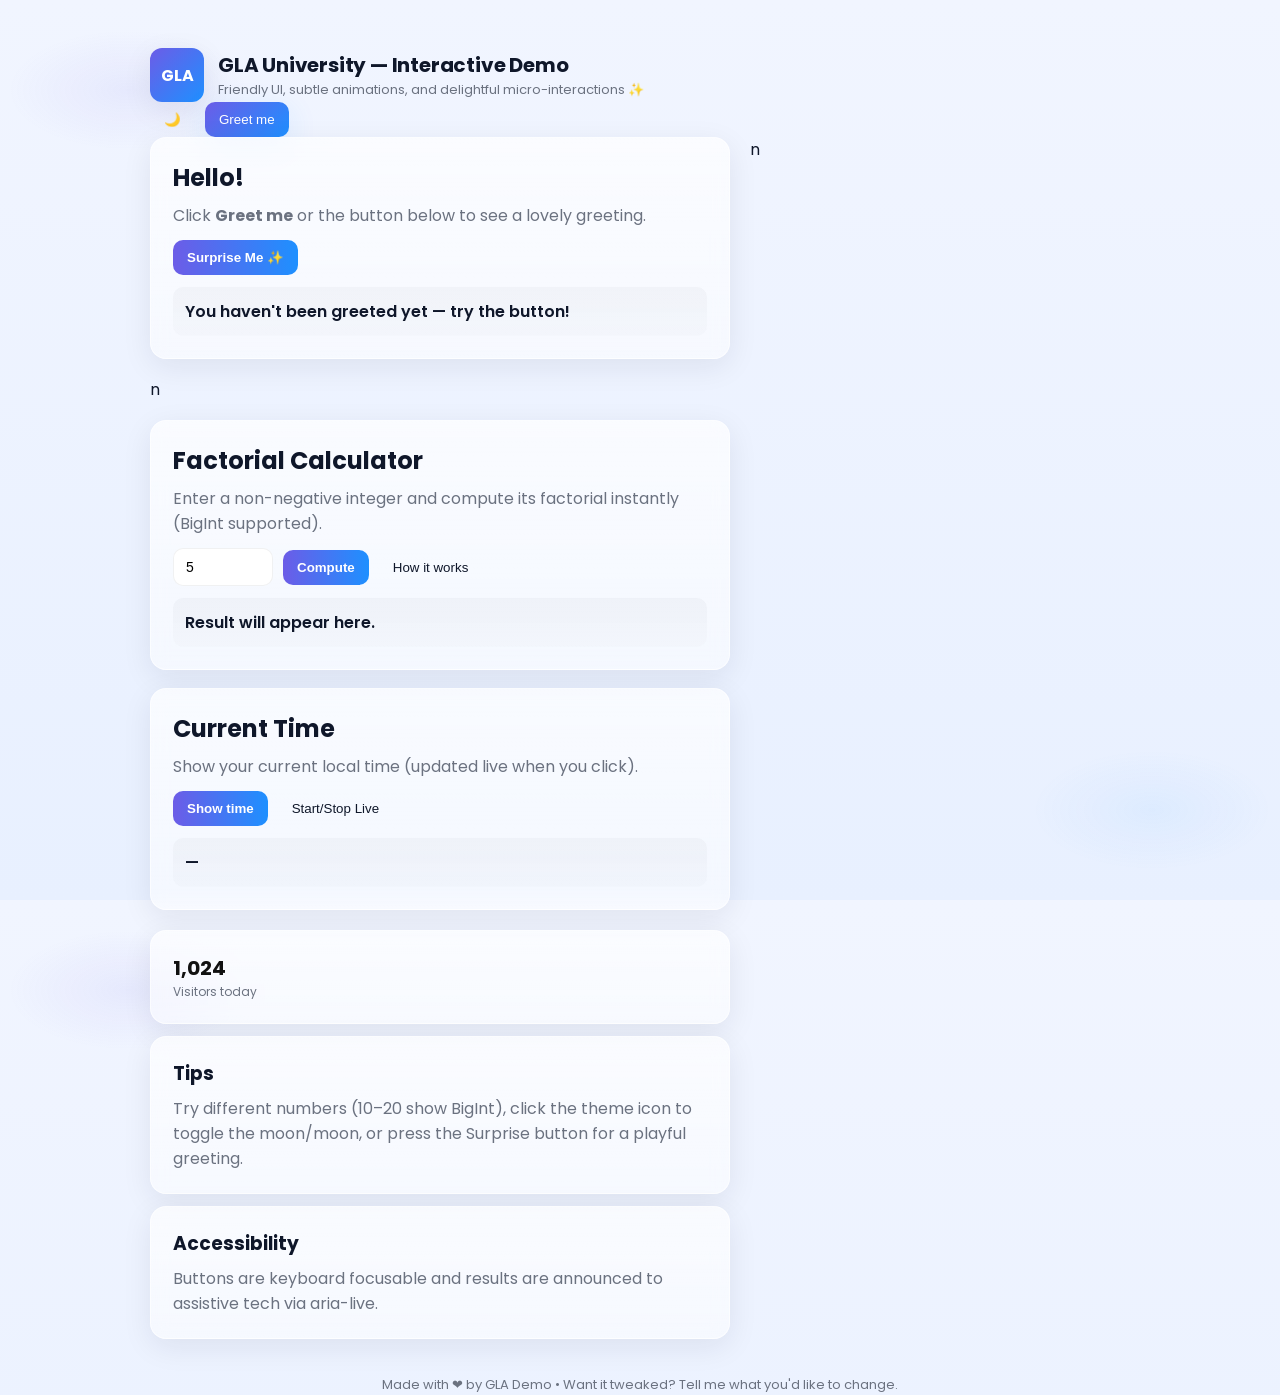
<file: automated-frontend/templates/index.html>
<!doctype html>
<html lang="en">
<head>
  <meta charset="utf-8">
  <meta name="viewport" content="width=device-width, initial-scale=1">
  <title>GLA Demo — Beautiful UI</title>
  <meta name="theme-color" content="#6C5CE7">
  <link href="https://fonts.googleapis.com/css2?family=Poppins:wght@300;400;600;700&display=swap" rel="stylesheet">
  <style>
    :root{
      --bg1: #F1F5FF; /* light */
      --bg2: #E8F0FF;
      --accent: linear-gradient(135deg,#6C5CE7 0%,#1E90FF 100%);
      --glass: rgba(255,255,255,0.6);
      --muted: #6b7280;
      --card-radius: 16px;
      --glass-shadow: 0 8px 30px rgba(25, 25, 50, 0.08);
    }
    /* Reset & layout */
    *{box-sizing:border-box}
    html,body{height:100%}
    body{
      margin:0; font-family: 'Poppins', system-ui, -apple-system, 'Segoe UI', Roboto, 'Helvetica Neue', Arial;
      background: radial-gradient(1200px 600px at 10% 10%, rgba(108,92,231,0.08), transparent 10%),
                  radial-gradient(1000px 500px at 90% 90%, rgba(30,144,255,0.06), transparent 12%),
                  linear-gradient(180deg,var(--bg1),var(--bg2));
      color:#0F172A; padding:48px; -webkit-font-smoothing:antialiased;
    }
    .wrap{max-width:980px; margin:0 auto;}

n    header{
      display:flex; align-items:center; justify-content:space-between; gap:16px; margin-bottom:28px;
    }
    .brand{display:flex; gap:14px; align-items:center}
    .logo{width:54px; height:54px; border-radius:12px; background:var(--accent); display:grid; place-items:center; box-shadow: var(--glass-shadow); color:white; font-weight:700}
    .title h1{margin:0; font-size:20px; letter-spacing:-0.2px}
    .title p{margin:0; color:var(--muted); font-size:13px}

    /* Theme toggle */
    .controls{display:flex; gap:10px; align-items:center}
    .btn{background:transparent; border:0; padding:10px 14px; border-radius:10px; cursor:pointer; color:#0f172a; display:inline-flex; gap:8px; align-items:center}
    .btn.primary{background:var(--accent); color:white; box-shadow: 0 8px 30px rgba(30,144,255,0.12);}

    /* Grid */
    .grid{display:grid; grid-template-columns:1fr 380px; gap:20px}
    .left{display:flex; flex-direction:column; gap:18px}

    /* Card - glassy */
    
    .card{
      background: linear-gradient(180deg, rgba(255,255,255,0.7), rgba(255,255,255,0.5));
      border-radius:var(--card-radius); padding:22px; box-shadow:var(--glass-shadow); backdrop-filter: blur(8px); border: 1px solid rgba(255,255,255,0.6);
    }
    h2{margin:0 0 8px 0}
    p.small{color:var(--muted); margin:0 0 12px 0}

    /* Controls inside cards */
    
    .controls-row{display:flex; gap:10px; align-items:center}
    input[type=number]{width:100px; padding:10px 12px; border-radius:10px; border:1px solid rgba(15,23,42,0.06); font-size:14px}
    .action{padding:10px 14px; border-radius:10px; border:0; background:linear-gradient(90deg,#6C5CE7,#1E90FF); color:white; font-weight:600; cursor:pointer}

    /* Result */
    .result{margin-top:12px; padding:12px; border-radius:10px; background:linear-gradient(180deg, rgba(15,23,42,0.03), rgba(15,23,42,0.01)); color:#0f172a; font-weight:600}

    /* Right column */
    .panel{position:sticky; top:28px; display:flex; flex-direction:column; gap:12px}
    .stat{display:flex; gap:12px; align-items:center}
    .stat .num{font-size:20px; font-weight:700; color:#111}
    .stat .label{font-size:12px; color:var(--muted)}

    /* small UI touches */
    .muted{color:var(--muted)}
    .pulse{animation:pulse 1.4s ease infinite}
    @keyframes pulse{0%{transform:scale(1)}50%{transform:scale(1.04)}100%{transform:scale(1)}}

    /* greeting flourish */
    .greet-anim{display:inline-block; animation:pop .5s cubic-bezier(.2,.85,.32,1)}
    @keyframes pop{0%{transform:scale(.9); opacity:0}100%{transform:scale(1); opacity:1}}

    footer{margin-top:36px; color:var(--muted); font-size:13px; text-align:center}

    /* Responsive */
    @media (max-width:900px){.grid{grid-template-columns:1fr;}.panel{position:relative; top:0}}
  </style>
</head>
<body>
  <div class="wrap">
    <header>
      <div class="brand">
        <div class="logo">GLA</div>
        <div class="title">
          <h1>GLA University — Interactive Demo</h1>
          <p>Friendly UI, subtle animations, and delightful micro-interactions ✨</p>
        </div>
      </div>
      <div class="controls">
        <button class="btn" id="themeToggle" title="Toggle theme">🌙</button>
        <button class="btn primary" onclick="showGreeting()">Greet me</button>
      </div>
    </header>

    <div class="grid">
      <div class="left">
        <div class="card" id="greetingCard">
          <h2>Hello!</h2>
          <p class="small">Click <strong>Greet me</strong> or the button below to see a lovely greeting.</p>
          <button class="action" onclick="showGreeting(true)">Surprise Me ✨</button>
          <div class="result" id="greeting">You haven't been greeted yet — try the button!</div>
        </div>

n        <div class="card" aria-live="polite">
          <h2>Factorial Calculator</h2>
          <p class="small">Enter a non-negative integer and compute its factorial instantly (BigInt supported).</p>
          <div class="controls-row">
            <input id="num" type="number" min="0" value="5" aria-label="Number input for factorial">
            <button class="action" onclick="computeFactorial()">Compute</button>
            <button class="btn" onclick="explainFactorial()">How it works</button>
          </div>
          <div class="result" id="factResult">Result will appear here.</div>
        </div>

        <div class="card">
          <h2>Current Time</h2>
          <p class="small">Show your current local time (updated live when you click).</p>
          <div class="controls-row">
            <button class="action" onclick="showTime(true)">Show time</button>
            <button class="btn" onclick="toggleClock()">Start/Stop Live</button>
          </div>
          <div class="result" id="time">—</div>
        </div>
      </div>

n      <aside class="panel">
        <div class="card stat">
          <div>
            <div class="num" id="visitors">1,024</div>
            <div class="label">Visitors today</div>
          </div>
        </div>

        <div class="card">
          <h3 style="margin:0 0 8px 0">Tips</h3>
          <p class="muted" style="margin:0">Try different numbers (10–20 show BigInt), click the theme icon to toggle the moon/moon, or press the Surprise button for a playful greeting.</p>
        </div>

        <div class="card">
          <h3 style="margin:0 0 8px 0">Accessibility</h3>
          <p class="muted" style="margin:0">Buttons are keyboard focusable and results are announced to assistive tech via aria-live.</p>
        </div>
      </aside>
    </div>

    <footer>Made with ❤️ by GLA Demo • Want it tweaked? Tell me what you'd like to change.</footer>
  </div>

  <script>
    // Small helpers & state
    let clockInterval = null;
    const names = ['Student','Visitor','Friend','Developer','Researcher','Scholar','Innovator','Learner'];

    function showGreeting(fancy=false){
      const n = names[Math.floor(Math.random()*names.length)];
      const el = document.getElementById('greeting');
      const heart = fancy ? ' ✨' : '';
      el.innerHTML = `<span class="greet-anim">Hello, <strong>${n}</strong>! ${heart}</span>`;
      // small flourish: briefly add pulse to visitors stat
      const vs = document.getElementById('visitors');
      vs.classList.add('pulse'); setTimeout(()=>vs.classList.remove('pulse'),800);
    }

    function computeFactorial(){
      const out = document.getElementById('factResult');
      const input = document.getElementById('num');
      let v = input.value;
      if (!/^-?\d+$/.test(v)) return showError(out,'Please enter a valid integer.');
      v = Number(v);
      if (v < 0) return showError(out,'Please enter a non-negative integer.');
      try{
        // use BigInt for safety on larger inputs
        let res = 1n;
        for (let i = 2n; i <= BigInt(v); i++) res *= i;
        out.textContent = `${v}! = ${res.toString()}`;
      }catch(e){
        showError(out,'Value too large to compute');
      }
    }
    function showError(el,msg){ el.textContent = msg; el.style.color = '#bf1650'; setTimeout(()=>{el.style.color='';},2500) }

    function explainFactorial(){
      const v = Number(document.getElementById('num').value);
      if (isNaN(v) || v<0){ return showError(document.getElementById('factResult'),'Enter a non-negative integer first.') }
      let steps = [];
      for (let i=1;i<=Math.min(v,10);i++) steps.push(i);
      document.getElementById('factResult').textContent = `Computation for ${v}: ${steps.join(' × ')}${v>10? ' × …' : ''}`;
    }

    function showTime(force=false){
      const out = document.getElementById('time');
      const now = new Date();
      out.textContent = now.toLocaleString();
      if (force){ /* small highlight */ out.classList.add('greet-anim'); setTimeout(()=>out.classList.remove('greet-anim'),700) }
    }
    function toggleClock(){
      if (clockInterval){ clearInterval(clockInterval); clockInterval=null; } else { clockInterval = setInterval(showTime,1000); showTime(); }
    }

    // theme toggle — simple inversion (keeps it lightweight)
    const themeToggle = document.getElementById('themeToggle');
    let dark=false;
    themeToggle.addEventListener('click',()=>{
      dark = !dark; document.body.style.background = dark ? '#0b1220' : '';
      document.body.style.color = dark ? '#e6eef8' : ''; themeToggle.textContent = dark ? '☀️' : '🌙';
      document.querySelectorAll('.card').forEach(c=> c.style.background = dark ? 'linear-gradient(180deg, rgba(12,16,28,0.72), rgba(12,16,28,0.6))' : '');
    });

    // small progressive visitor counter (for delight)
    (function incVisitors(){ const el = document.getElementById('visitors'); let n = 1024; setInterval(()=>{ n += Math.floor(Math.random()*3); el.textContent = n.toLocaleString() }, 4000) })();
  </script>
</body>
</html>
</file>
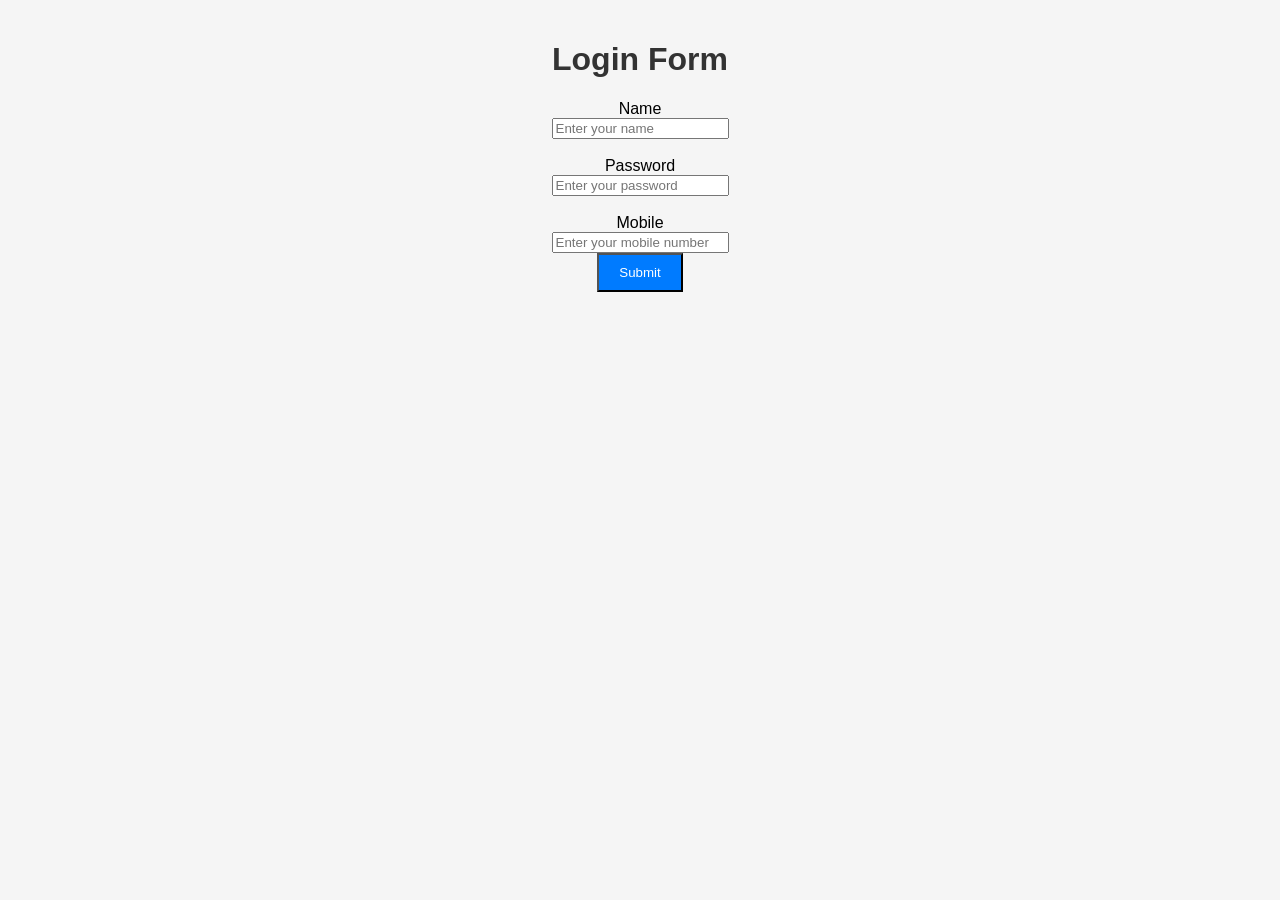
<file: automated-frontend/templates/Front.html>
<!DOCTYPE html>
<html lang="en">
<head>
    <meta charset="UTF-8">
    <meta name="viewport" content="width=device-width, initial-scale=1.0">
    <title>Front Page</title>
    <link rel="stylesheet" href="styles.css">
    <script src="script.js" defer></script>
</head>
<body>
    <form onsubmit="validation()"> 
        <h1>Login Form</h1>
        Name<br>
        <input type="text" name="name" id="name" placeholder="Enter your name"><br>
        <br>Password<br>
        <input type="password" id ="password" placeholder="Enter your password"><br>
        <br>Mobile<br>
        <input type="tel" id="mobile" placeholder="Enter your mobile number"><br>
        <button id="submitBtn" onclick="validation()">Submit</button>
    </form>    
</body>
</html>
</file>
<file: automated-frontend/templates/styles.css>
body {
    text-align: center;
    font-family: Arial, sans-serif;
    margin: 0;
    padding: 20px;
    background-color: #f5f5f5;
}

h1 {
    color: #333;
}

button {
    padding: 10px 20px;
    background-color: #007bff;
    color: white;
}
</file>
